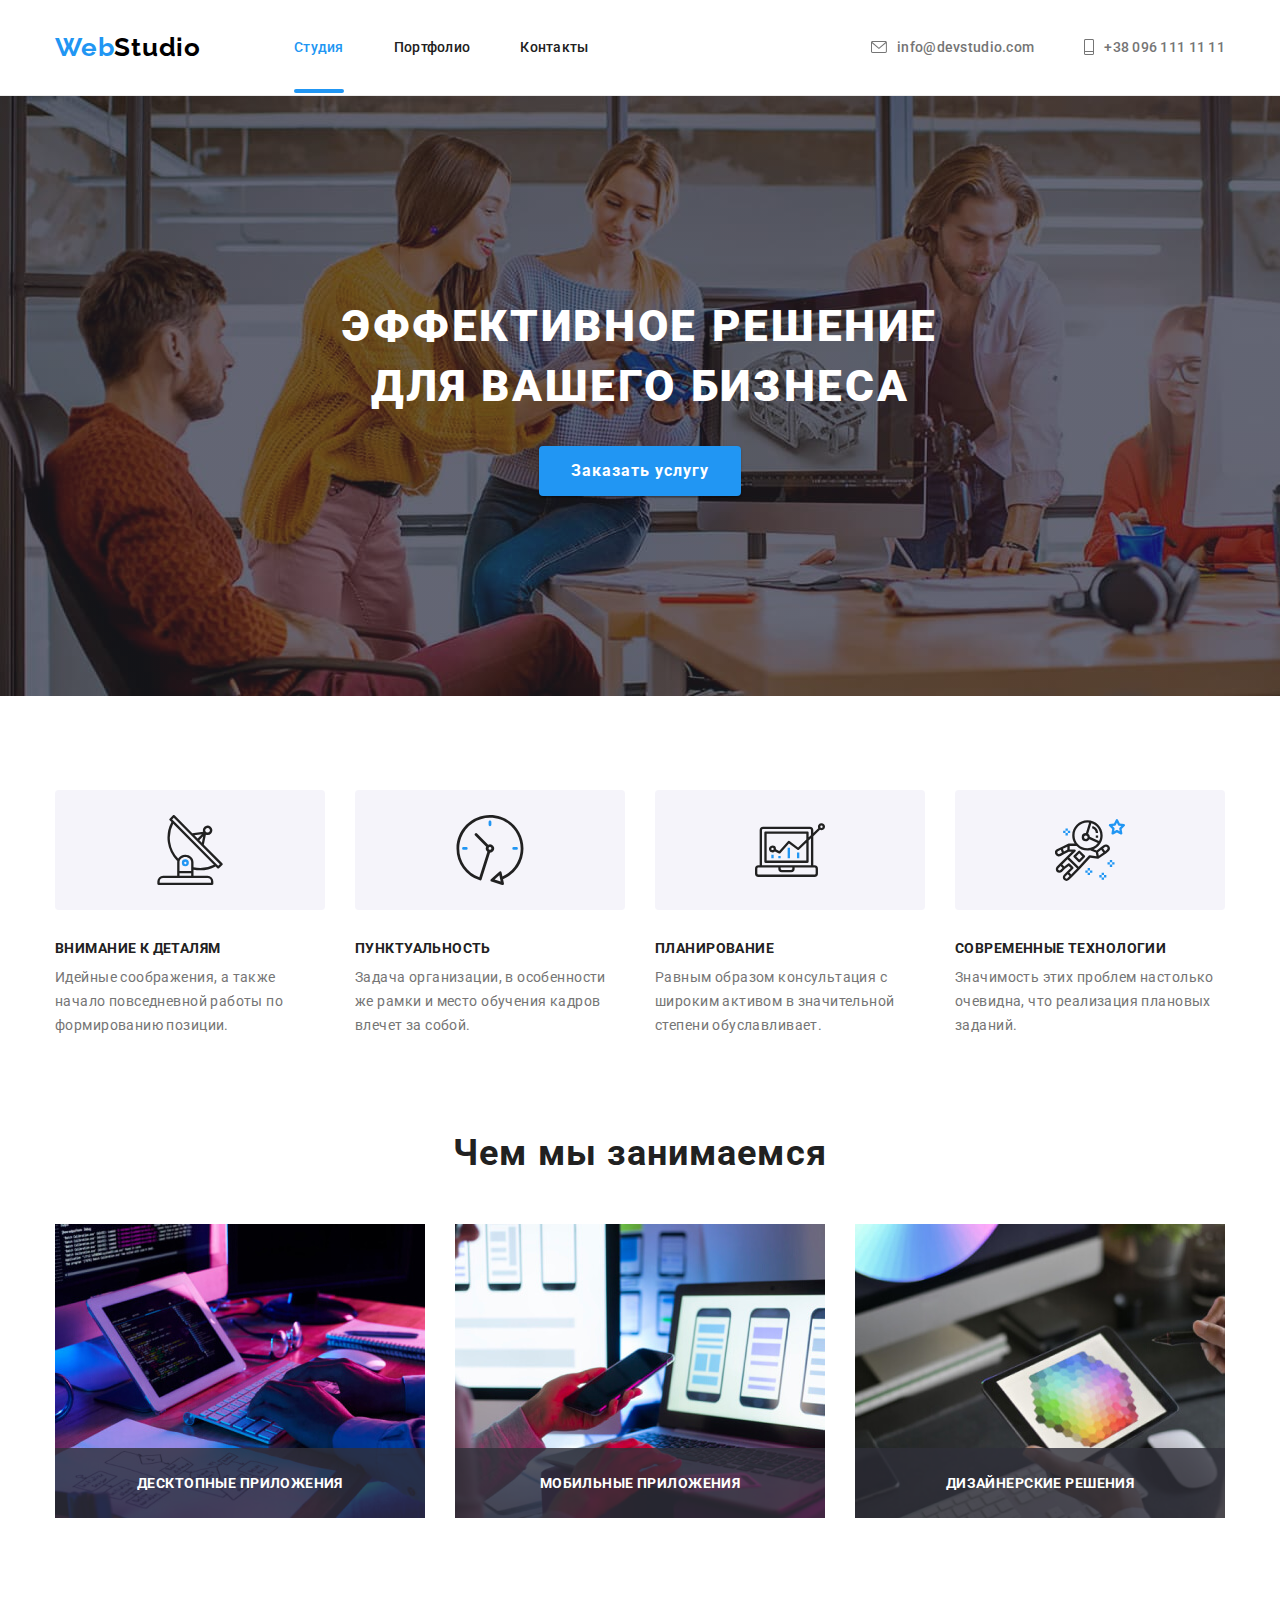
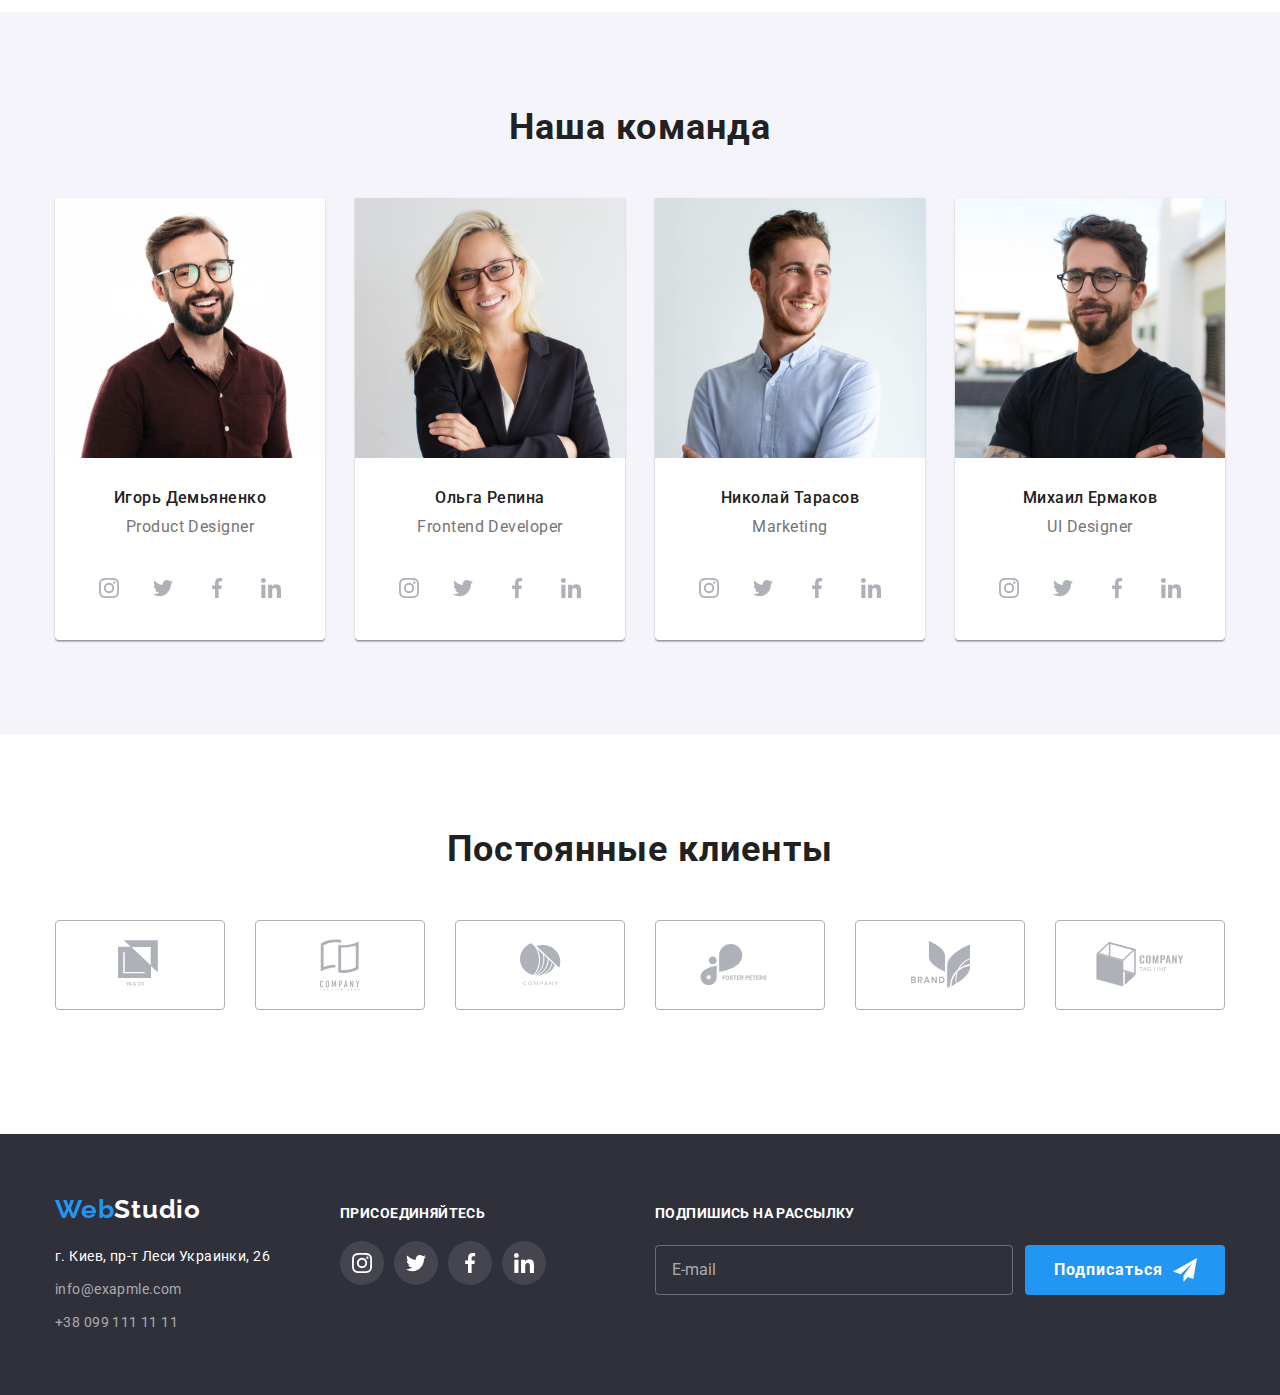
<file: index.html>
<!DOCTYPE html>
<html lang="ru">
  <head>
    <meta charset="UTF-8" />
    <meta name="viewport" content="width=device-width, initial-scale=1.0" />
    <title>WebStudio</title>
    <link
      href="https://fonts.googleapis.com/css2?family=Raleway:wght@700&family=Roboto:wght@400;500;700;900&display=swap"
      rel="stylesheet"
    />
    <link rel="stylesheet" href="https://cdnjs.cloudflare.com/ajax/libs/modern-normalize/1.0.0/modern-normalize.css" />
    <link rel="stylesheet" href="./css/styles.css" />
  </head>
  <body>
    <!-- HEADER -->
    <header class="header">
      <div class="container">
        <nav class="nav">
          <a class="logo link" href="./index.html" aria-label="WebStudio главная страница" lang="en">
            <span class="logo-second-color">Web</span><span class="logo-light-theme-color">Studio</span>
          </a>
          <ul class="nav-list list">
            <li class="nav-list-li">
              <a class="nav-list-link link current" href="./index.html">Студия </a>
            </li>
            <li class="nav-list-li">
              <a class="nav-list-link link" href="./portfolio.html">Портфолио </a>
            </li>
            <li class="nav-list-li">
              <a class="nav-list-link link" href="">Контакты</a>
            </li>
          </ul>
        </nav>
        <address class="adress">
          <ul class="adress-list list">
            <li class="adress-list-li">
              <a class="adress-list-link link" href="mailto:info@devstudio.com">
                <svg class="adress-list-svg" width="16" height="12">
                  <use href="./images/sprite.svg#icon-envelope"></use>
                </svg>
                info@devstudio.com
              </a>
            </li>
            <li class="adress-list-li">
              <a class="adress-list-link link" href="tel:+380961111111">
                <svg class="adress-list-svg" width="10" height="16">
                  <use href="./images/sprite.svg#icon-phone"></use>
                </svg>
                +38 096 111 11 11
              </a>
            </li>
          </ul>
        </address>
      </div>
    </header>
    <main>
      <!-- HERO -->
      <section class="hero">
        <div class="container">
          <h1 class="hero-title">Эффективное решение для вашего бизнеса</h1>
          <button class="modal-btn" type="button" data-modal-open>Заказать услугу</button>
        </div>
      </section>
      <!-- FEATURES SECTION -->
      <section class="features section">
        <div class="container">
          <ul class="features-list list">
            <li class="features-list-li icon-details">
              <h3 class="features-list-title">Внимание к деталям</h3>
              <p class="features-list-text">
                Идейные соображения, а также начало повседневной работы по формированию позиции.
              </p>
            </li>
            <li class="features-list-li icon-clock">
              <h3 class="features-list-title">Пунктуальность</h3>
              <p class="features-list-text">
                Задача организации, в особенности же рамки и место обучения кадров влечет за собой.
              </p>
            </li>
            <li class="features-list-li icon-diagram">
              <h3 class="features-list-title">Планирование</h3>
              <p class="features-list-text">
                Равным образом консультация с широким активом в значительной степени обуславливает.
              </p>
            </li>
            <li class="features-list-li icon-astronaut">
              <h3 class="features-list-title">Современные технологии</h3>
              <p class="features-list-text">
                Значимость этих проблем настолько очевидна, что реализация плановых заданий.
              </p>
            </li>
          </ul>
        </div>
      </section>
      <!-- WORK -->
      <section class="work">
        <div class="container">
          <h2 class="title">Чем мы занимаемся</h2>
          <ul class="work-list list">
            <li class="work-list-li">
              <div class="work-list-item-wrap">
                <img src="./images/whatarewedo/keyboard.jpg" alt="Печатает на клавиатуре" width="370" height="294" />
                <div class="work-list-text-container">
                  <p class="work-list-overlay">Десктопные приложения</p>
                </div>
              </div>
            </li>
            <li class="work-list-li">
              <div class="work-list-item-wrap">
                <img
                  src="./images/whatarewedo/phone.jpg"
                  alt="Смотрит на телефон и на монитор лаптопа"
                  width="370"
                  height="294"
                />
                <div class="work-list-text-container">
                  <p class="work-list-overlay">Мобильные приложения</p>
                </div>
              </div>
            </li>
            <li class="work-list-li">
              <div class="work-list-item-wrap">
                <img src="./images/whatarewedo/tablet.jpg" alt="Смотрит на планшет" width="370" height="294" />
                <div class="work-list-text-container">
                  <p class="work-list-overlay">Дизайнерские решения</p>
                </div>
              </div>
            </li>
          </ul>
        </div>
      </section>
      <!-- TEAM -->
      <section class="team section">
        <div class="container">
          <h2 class="title">Наша команда</h2>
          <ul class="team-list list">
            <li class="team-list-li">
              <img src="./images/team/igor.jpg" alt="Игорь Демьяненко" width="270" height="260" />
              <h3 class="team-list-title">Игорь Демьяненко</h3>
              <p class="team-list-text" lang="en">Product Designer</p>
              <ul class="social-list list">
                <li class="social-list-item">
                  <a href="" class="social-list-link">
                    <svg class="social-list-svg">
                      <use href="./images/sprite.svg#icon-instagram"></use>
                    </svg>
                  </a>
                </li>
                <li class="social-list-item">
                  <a href="" class="social-list-link">
                    <svg class="social-list-svg">
                      <use href="./images/sprite.svg#icon-twitter"></use>
                    </svg>
                  </a>
                </li>
                <li class="social-list-item">
                  <a href="" class="social-list-link">
                    <svg class="social-list-svg">
                      <use href="./images/sprite.svg#icon-facebook"></use>
                    </svg>
                  </a>
                </li>
                <li class="social-list-item">
                  <a href="" class="social-list-link">
                    <svg class="social-list-svg">
                      <use href="./images/sprite.svg#icon-linkedin"></use>
                    </svg>
                  </a>
                </li>
              </ul>
            </li>
            <li class="team-list-li">
              <img src="./images/team/olga.jpg" alt="Ольга Репина" width="270" height="260" />
              <h3 class="team-list-title">Ольга Репина</h3>
              <p class="team-list-text" lang="en">Frontend Developer</p>
              <ul class="social-list list">
                <li class="social-list-item">
                  <a href="" class="social-list-link">
                    <svg class="social-list-svg">
                      <use href="./images/sprite.svg#icon-instagram"></use>
                    </svg>
                  </a>
                </li>
                <li class="social-list-item">
                  <a href="" class="social-list-link">
                    <svg class="social-list-svg">
                      <use href="./images/sprite.svg#icon-twitter"></use>
                    </svg>
                  </a>
                </li>
                <li class="social-list-item">
                  <a href="" class="social-list-link">
                    <svg class="social-list-svg">
                      <use href="./images/sprite.svg#icon-facebook"></use>
                    </svg>
                  </a>
                </li>
                <li class="social-list-item">
                  <a href="" class="social-list-link">
                    <svg class="social-list-svg">
                      <use href="./images/sprite.svg#icon-linkedin"></use>
                    </svg>
                  </a>
                </li>
              </ul>
            </li>
            <li class="team-list-li">
              <img src="./images/team/nikolaj.jpg" alt="Николай Тарасов" width="270" height="260" />
              <h3 class="team-list-title">Николай Тарасов</h3>
              <p class="team-list-text" lang="en">Marketing</p>
              <ul class="social-list list">
                <li class="social-list-item">
                  <a href="" class="social-list-link">
                    <svg class="social-list-svg">
                      <use href="./images/sprite.svg#icon-instagram"></use>
                    </svg>
                  </a>
                </li>
                <li class="social-list-item">
                  <a href="" class="social-list-link">
                    <svg class="social-list-svg">
                      <use href="./images/sprite.svg#icon-twitter"></use>
                    </svg>
                  </a>
                </li>
                <li class="social-list-item">
                  <a href="" class="social-list-link">
                    <svg class="social-list-svg">
                      <use href="./images/sprite.svg#icon-facebook"></use>
                    </svg>
                  </a>
                </li>
                <li class="social-list-item">
                  <a href="" class="social-list-link">
                    <svg class="social-list-svg">
                      <use href="./images/sprite.svg#icon-linkedin"></use>
                    </svg>
                  </a>
                </li>
              </ul>
            </li>
            <li class="team-list-li">
              <img src="./images/team/michail.jpg" alt=">Михаил Ермаков" width="270" height="260" />
              <h3 class="team-list-title">Михаил Ермаков</h3>
              <p class="team-list-text" lang="en">UI Designer</p>
              <ul class="social-list list">
                <li class="social-list-item">
                  <a href="" class="social-list-link">
                    <svg class="social-list-svg">
                      <use href="./images/sprite.svg#icon-instagram"></use>
                    </svg>
                  </a>
                </li>
                <li class="social-list-item">
                  <a href="" class="social-list-link">
                    <svg class="social-list-svg">
                      <use href="./images/sprite.svg#icon-twitter"></use>
                    </svg>
                  </a>
                </li>
                <li class="social-list-item">
                  <a href="" class="social-list-link">
                    <svg class="social-list-svg">
                      <use href="./images/sprite.svg#icon-facebook"></use>
                    </svg>
                  </a>
                </li>
                <li class="social-list-item">
                  <a href="" class="social-list-link">
                    <svg class="social-list-svg">
                      <use href="./images/sprite.svg#icon-linkedin"></use>
                    </svg>
                  </a>
                </li>
              </ul>
            </li>
          </ul>
        </div>
      </section>
      <!-- CLIENTS -->
      <section class="clients section">
        <div class="container">
          <h2 class="title">Постоянные клиенты</h2>
          <ul class="clients-list list">
            <li class="clients-list-item">
              <a href="" class="clients-list-link">
                <svg class="clients-list-svg" width="44" height="49">
                  <use href="./images/sprite.svg#icon-logo1-yaandco"></use>
                </svg>
              </a>
            </li>
            <li class="clients-list-item">
              <a href="" class="clients-list-link">
                <svg class="clients-list-svg" width="40" height="52">
                  <use href="./images/sprite.svg#icon-logo2-taglinehere"></use>
                </svg>
              </a>
            </li>
            <li class="clients-list-item">
              <a href="" class="clients-list-link">
                <svg class="clients-list-svg" width="41" height="43">
                  <use href="./images/sprite.svg#icon-logo3"></use>
                </svg>
              </a>
            </li>
            <li class="clients-list-item">
              <a href="" class="clients-list-link">
                <svg class="clients-list-svg" width="80" height="42">
                  <use href="./images/sprite.svg#icon-logo4-fosterpeters"></use>
                </svg>
              </a>
            </li>
            <li class="clients-list-item">
              <a href="" class="clients-list-link">
                <svg class="clients-list-svg" width="59" height="47">
                  <use href="./images/sprite.svg#icon-logo5-brand"></use>
                </svg>
              </a>
            </li>
            <li class="clients-list-item">
              <a href="" class="clients-list-link">
                <svg class="clients-list-svg" width="88" height="45">
                  <use href="./images/sprite.svg#icon-logo6-tagline"></use>
                </svg>
              </a>
            </li>
          </ul>
        </div>
      </section>
    </main>
    <!-- FOOTER -->
    <footer class="footer">
      <div class="container">
        <div>
          <a class="logo link" href="./index.html" aria-label="WebStudio главная страница" lang="en">
            <span class="logo-second-color">Web</span><span class="logo-dark-theme-color">Studio</span>
          </a>

          <address>
            <ul class="list">
              <li class="footer-list-li">
                <span class="footer-adress">г. Киев, пр-т Леси Украинки, 26</span>
              </li>
              <li class="footer-list-li">
                <a class="footer-adress-list-link link" href="mailto:info@exapmle.com"> info@exapmle.com </a>
              </li>
              <li class="footer-list-li">
                <a class="footer-adress-list-link link" href="tel:+380991111111"> +38 099 111 11 11 </a>
              </li>
            </ul>
          </address>
        </div>

        <div class="connect-us">
          <h4 class="title-dark-theme">Присоединяйтесь</h4>
          <ul class="social-list list">
            <li class="social-list-item">
              <a href="" class="social-list-link connect-us-social-list-link">
                <svg class="social-list-svg connect-us-social-list-svg">
                  <use href="./images/sprite.svg#icon-instagram"></use>
                </svg>
              </a>
            </li>
            <li class="social-list-item">
              <a href="" class="social-list-link connect-us-social-list-link">
                <svg class="social-list-svg connect-us-social-list-svg">
                  <use href="./images/sprite.svg#icon-twitter"></use>
                </svg>
              </a>
            </li>
            <li class="social-list-item">
              <a href="" class="social-list-link connect-us-social-list-link">
                <svg class="social-list-svg connect-us-social-list-svg">
                  <use href="./images/sprite.svg#icon-facebook"></use>
                </svg>
              </a>
            </li>
            <li class="social-list-item">
              <a href="" class="social-list-link connect-us-social-list-link">
                <svg class="social-list-svg connect-us-social-list-svg">
                  <use href="./images/sprite.svg#icon-linkedin"></use>
                </svg>
              </a>
            </li>
          </ul>
        </div>

        <form action="#" class="subscribe-form">
          <h4 class="title-dark-theme">Подпишись на рассылку</h4>
          <div class="subscribe-wrapper">
            <input type="email" name="subscribe-email" class="subscribe-form__input" placeholder="E-mail" />
            <div class="btn-wrapper">
              <button type="submit" class="subscribe-form__submit-btn">
                Подписаться
                <svg width="24" height="24" class="subscribe-send-svg">
                  <use href="./images/sprite.svg#icon-send"></use>
                </svg>
              </button>
            </div>
          </div>
        </form>
      </div>
    </footer>

    <div class="backdrop is-hidden" data-modal>
      <div class="modal">
        <button class="close-btn" type="button" data-modal-close>
          <svg class="close-btn-svg" width="11" height="11">
            <use href="./images/sprite.svg#icon-close"></use>
          </svg>
        </button>

        <form action="#" class="modal-wrapper">
          <h4 class="form-title">Оставьте свои данные, мы вам перезвоним</h4>

          <label class="modal-formfield">
            Имя
            <span class="modal-formfield-wrapper">
              <input id="modal-text" type="text" name="username" class="modal__input" required />
              <svg class="modal-svg-icon" width="18" height="18">
                <use href="./images/sprite.svg#icon-person"></use>
              </svg>
            </span>
          </label>

          <label class="modal-formfield"
            >Телефон
            <span class="modal-formfield-wrapper">
              <input id="modal-tel" type="tel" name="phone" class="modal__input" required />
              <svg class="modal-svg-icon" width="18" height="18">
                <use href="./images/sprite.svg#forma-icon-tel"></use>
              </svg>
            </span>
          </label>

          <label class="modal-formfield"
            >Почта
            <span class="modal-formfield-wrapper">
              <input id="modal-email" type="email" name="email" class="modal__input" required />
              <svg class="modal-svg-icon" width="18" height="18">
                <use href="./images/sprite.svg#forma-icon-envelope"></use>
              </svg>
            </span>
          </label>

          <label for="modal-message" class="modal-message-label">Комментарий</label>
          <textarea
            id="modal-message"
            name="order-user-message"
            class="modal__message"
            placeholder="Введите текст"
          ></textarea>

          <!-- in checkboxes atribute 'required' works via JS -->

          <input
            type="checkbox"
            name="policy"
            value="accept-policy"
            id="check-lolicy"
            class="modal-policy visually-hidden"
          />
          <label for="check-lolicy" class="modal-policy-label"
            >Соглашаюсь с рассылкой и принимаю <a href="#" class="modal-policy-agreement">Условия договора</a></label
          >

          <button type="submit" class="btn-form-submit">Отправить</button>
        </form>
      </div>
    </div>

    <script src="./js/modal.js"></script>
  </body>
</html>
</file>
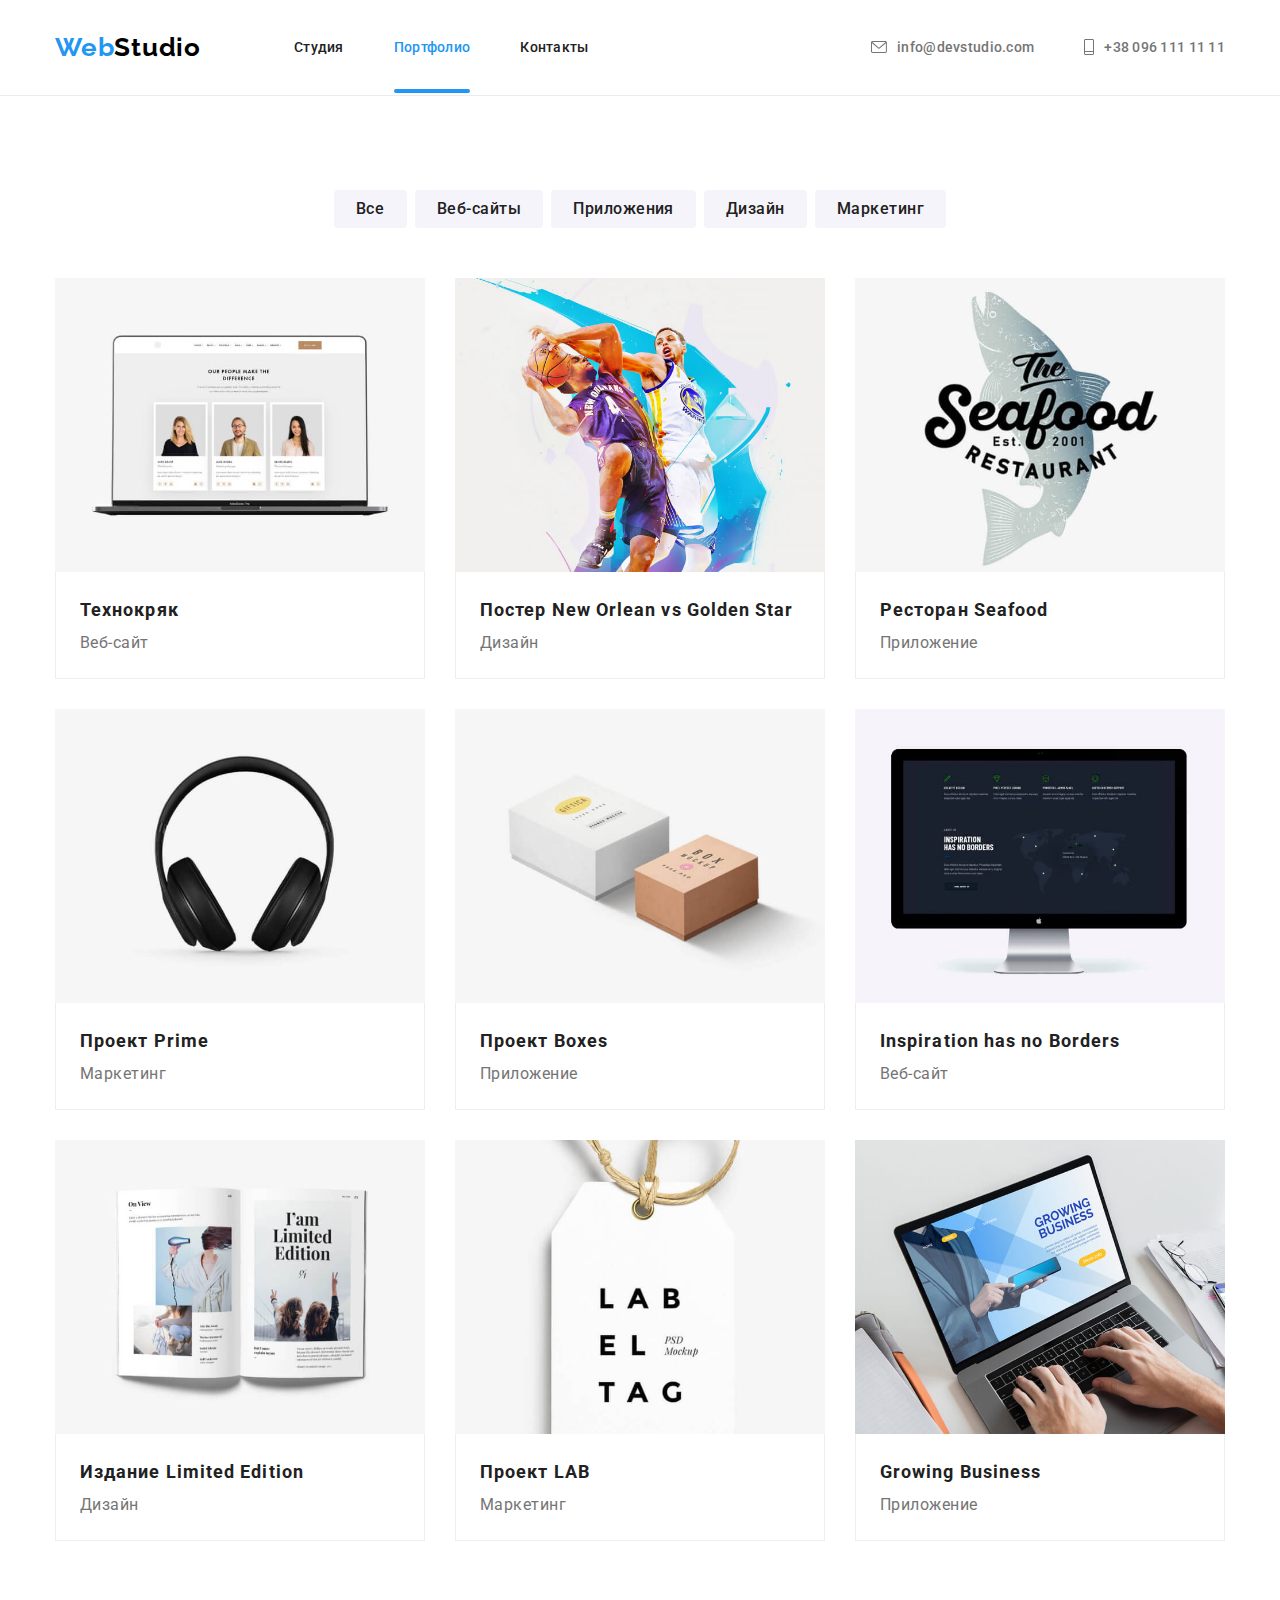
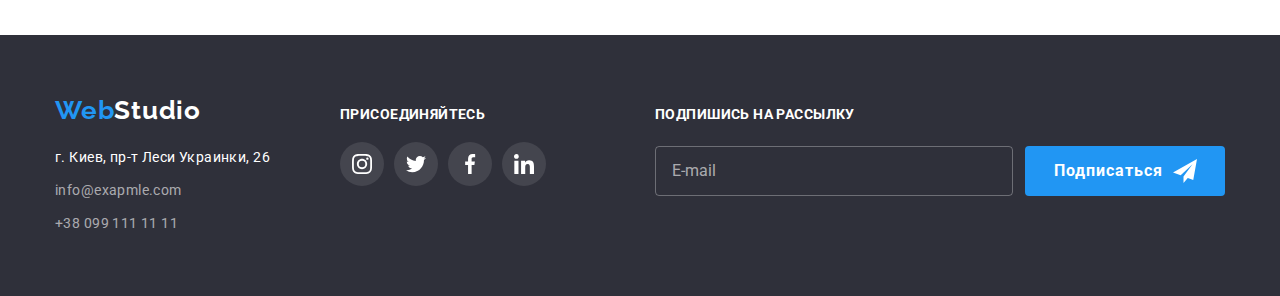
<file: portfolio.html>
<!DOCTYPE html>
<html lang="ru">
  <head>
    <meta charset="UTF-8" />
    <meta name="viewport" content="width=device-width, initial-scale=1.0" />
    <title lang="en">WebStudio-Портфолио</title>
    <link
      href="https://fonts.googleapis.com/css2?family=Raleway:wght@700&family=Roboto:wght@400;500;700;900&display=swap"
      rel="stylesheet"
    />
    <link rel="stylesheet" href="https://cdnjs.cloudflare.com/ajax/libs/modern-normalize/1.0.0/modern-normalize.css" />
    <link rel="stylesheet" href="./css/styles.css" />
  </head>
  <body>
    <!-- HEADER -->
    <header class="header">
      <div class="container">
        <nav class="nav">
          <a class="logo link" href="./index.html" aria-label="WebStudio главная страница" lang="en">
            <span class="logo-second-color">Web</span><span class="logo-light-theme-color">Studio</span>
          </a>
          <ul class="nav-list list">
            <li class="nav-list-li">
              <a class="nav-list-link link" href="./index.html">Студия</a>
            </li>
            <li class="nav-list-li">
              <a class="nav-list-link link current" href="./portfolio.html">Портфолио </a>
            </li>
            <li class="nav-list-li">
              <a class="nav-list-link link" href="">Контакты</a>
            </li>
          </ul>
        </nav>
        <address class="adress">
          <ul class="adress-list list">
            <li class="adress-list-li">
              <a class="adress-list-link link" href="mailto:info@devstudio.com">
                <svg class="adress-list-svg" width="16" height="12">
                  <use href="./images/sprite.svg#icon-envelope"></use>
                </svg>
                info@devstudio.com
              </a>
            </li>
            <li class="adress-list-li">
              <a class="adress-list-link link" href="tel:+380961111111">
                <svg class="adress-list-svg" width="10" height="16">
                  <use href="./images/sprite.svg#icon-phone"></use>
                </svg>
                +38 096 111 11 11
              </a>
            </li>
          </ul>
        </address>
      </div>
    </header>
    <main>
      <section class="section">
        <!-- PORTFOLIO MENU  -->
        <div class="container">
          <section class="portfolio-menu">
            <h2 class="visually-hidden">Фмльтр проэктов</h2>
            <ul class="portfolio-menu-list list">
              <li class="portfolio-menu-li">
                <a class="portfolio-menu-list-link link" href="">Все</a>
              </li>
              <li class="portfolio-menu-li">
                <a class="portfolio-menu-list-link link" href="">Веб-сайты</a>
              </li>
              <li class="portfolio-menu-li">
                <a class="portfolio-menu-list-link link" href="">Приложения</a>
              </li>
              <li class="portfolio-menu-li">
                <a class="portfolio-menu-list-link link" href="">Дизайн</a>
              </li>
              <li class="portfolio-menu-li">
                <a class="portfolio-menu-list-link link" href="">Маркетинг</a>
              </li>
            </ul>
          </section>
        </div>

        <!-- PORTFOLIO ITEMS LIST  -->
        <div class="container">
          <ul class="portfolio-items list">
            <li class="portfolio-items-li">
              <a href="" class="portfolio-items-link link">
                <div class="portfolio-item-img-wrap">
                  <img src="./images/portfolio/1.jpg" alt="Фотографии троих сотрудников" width="370" height="294" />
                  <p class="overlay">
                    Технокряк это современная площадка распространения коронавируса. Компании используют эту платформу
                    для цифрового шпионажа и атак на защищённые сервера конкурентов.
                  </p>
                </div>

                <div class="portfolio-item-border">
                  <h1 class="portfolio-items-title">Технокряк</h1>
                  <p class="portfolio-items-description">Веб-сайт</p>
                </div>
              </a>
            </li>
            <li class="portfolio-items-li">
              <a href="" class="portfolio-items-link link">
                <div class="portfolio-item-img-wrap">
                  <img src="./images/portfolio/2.jpg" alt="Играют два баскетболиста" width="370" height="294" />
                  <p class="overlay">
                    Технокряк это современная площадка распространения коронавируса. Компании используют эту платформу
                    для цифрового шпионажа и атак на защищённые сервера конкурентов.
                  </p>
                </div>
                <div class="portfolio-item-border">
                  <h1 class="portfolio-items-title" lang="en">Постер New Orlean vs Golden Star</h1>
                  <p class="portfolio-items-description">Дизайн</p>
                </div>
              </a>
            </li>
            <li class="portfolio-items-li">
              <a href="" class="portfolio-items-link link">
                <div class="portfolio-item-img-wrap">
                  <img src="./images/portfolio/3.jpg" alt="Емблема фирмы Ресторан Seafood" width="370" height="294" />
                  <p class="overlay">
                    Технокряк это современная площадка распространения коронавируса. Компании используют эту платформу
                    для цифрового шпионажа и атак на защищённые сервера конкурентов.
                  </p>
                </div>
                <div class="portfolio-item-border">
                  <h1 class="portfolio-items-title" lang="en">Ресторан Seafood</h1>
                  <p class="portfolio-items-description">Приложение</p>
                </div>
              </a>
            </li>
            <li class="portfolio-items-li">
              <a href="" class="portfolio-items-link link">
                <div class="portfolio-item-img-wrap">
                  <img src="./images/portfolio/4.jpg" alt="Наушники" width="370" height="294" />
                  <p class="overlay">
                    Технокряк это современная площадка распространения коронавируса. Компании используют эту платформу
                    для цифрового шпионажа и атак на защищённые сервера конкурентов.
                  </p>
                </div>
                <div class="portfolio-item-border">
                  <h1 class="portfolio-items-title" lang="en">Проект Prime</h1>
                  <p class="portfolio-items-description">Маркетинг</p>
                </div>
              </a>
            </li>
            <li class="portfolio-items-li">
              <a href="" class="portfolio-items-link link">
                <div class="portfolio-item-img-wrap">
                  <img src="./images/portfolio/5.jpg" alt="Лежат две небольшие коробки" width="370" height="294" />
                  <p class="overlay">
                    Технокряк это современная площадка распространения коронавируса. Компании используют эту платформу
                    для цифрового шпионажа и атак на защищённые сервера конкурентов.
                  </p>
                </div>
                <div class="portfolio-item-border">
                  <h1 class="portfolio-items-title" lang="en">Проект Boxes</h1>
                  <p class="portfolio-items-description">Приложение</p>
                </div>
              </a>
            </li>
            <li class="portfolio-items-li">
              <a href="" class="portfolio-items-link link">
                <div class="portfolio-item-img-wrap">
                  <img
                    src="./images/portfolio/6.jpg"
                    alt="В мониторе отображаеться сайт фирмы Inspiration has no Borders"
                    width="370"
                    height="294"
                  />
                  <p class="overlay">
                    Технокряк это современная площадка распространения коронавируса. Компании используют эту платформу
                    для цифрового шпионажа и атак на защищённые сервера конкурентов.
                  </p>
                </div>
                <div class="portfolio-item-border">
                  <h1 class="portfolio-items-title" lang="en">Inspiration has no Borders</h1>
                  <p class="portfolio-items-description">Веб-сайт</p>
                </div>
              </a>
            </li>
            <li class="portfolio-items-li">
              <a href="" class="portfolio-items-link link">
                <div class="portfolio-item-img-wrap">
                  <img
                    src="./images/portfolio/7.jpg"
                    alt="Открыта книга с надписью Издание Limited Edition"
                    width="370"
                    height="294"
                  />
                  <p class="overlay">
                    Технокряк это современная площадка распространения коронавируса. Компании используют эту платформу
                    для цифрового шпионажа и атак на защищённые сервера конкурентов.
                  </p>
                </div>
                <div class="portfolio-item-border">
                  <h1 class="portfolio-items-title" lang="en">Издание Limited Edition</h1>
                  <p class="portfolio-items-description">Дизайн</p>
                </div>
              </a>
            </li>
            <li class="portfolio-items-li">
              <a href="" class="portfolio-items-link link">
                <div class="portfolio-item-img-wrap">
                  <img
                    src="./images/portfolio/8.jpg"
                    alt="Подвешана табличка с назвой фирмы"
                    width="370"
                    height="294"
                  />
                  <p class="overlay">
                    Технокряк это современная площадка распространения коронавируса. Компании используют эту платформу
                    для цифрового шпионажа и атак на защищённые сервера конкурентов.
                  </p>
                </div>
                <div class="portfolio-item-border">
                  <h1 class="portfolio-items-title" lang="en">Проект LAB</h1>
                  <p class="portfolio-items-description">Маркетинг</p>
                </div>
              </a>
            </li>
            <li class="portfolio-items-li">
              <a href="" class="portfolio-items-link link">
                <div class="portfolio-item-img-wrap">
                  <img
                    src="./images/portfolio/9.jpg"
                    alt="Человек печатает на клавиатуре ноутбука"
                    width="370"
                    height="294"
                  />
                  <p class="overlay">
                    Технокряк это современная площадка распространения коронавируса. Компании используют эту платформу
                    для цифрового шпионажа и атак на защищённые сервера конкурентов.
                  </p>
                </div>
                <div class="portfolio-item-border">
                  <h1 class="portfolio-items-title" lang="en">Growing Business</h1>
                  <p class="portfolio-items-description">Приложение</p>
                </div>
              </a>
            </li>
          </ul>
        </div>
      </section>
    </main>
    <!-- FOOTER -->
    <footer class="footer">
      <div class="container">
        <div>
          <a class="logo link" href="./index.html" aria-label="WebStudio главная страница" lang="en">
            <span class="logo-second-color">Web</span><span class="logo-dark-theme-color">Studio</span>
          </a>

          <address>
            <ul class="list">
              <li class="footer-list-li">
                <span class="footer-adress">г. Киев, пр-т Леси Украинки, 26</span>
              </li>
              <li class="footer-list-li">
                <a class="footer-adress-list-link link" href="mailto:info@exapmle.com"> info@exapmle.com </a>
              </li>
              <li class="footer-list-li">
                <a class="footer-adress-list-link link" href="tel:+380991111111"> +38 099 111 11 11 </a>
              </li>
            </ul>
          </address>
        </div>

        <div class="connect-us">
          <h4 class="title-dark-theme">Присоединяйтесь</h4>
          <ul class="social-list list">
            <li class="social-list-item">
              <a href="" class="social-list-link connect-us-social-list-link">
                <svg class="social-list-svg connect-us-social-list-svg">
                  <use href="./images/sprite.svg#icon-instagram"></use>
                </svg>
              </a>
            </li>
            <li class="social-list-item">
              <a href="" class="social-list-link connect-us-social-list-link">
                <svg class="social-list-svg connect-us-social-list-svg">
                  <use href="./images/sprite.svg#icon-twitter"></use>
                </svg>
              </a>
            </li>
            <li class="social-list-item">
              <a href="" class="social-list-link connect-us-social-list-link">
                <svg class="social-list-svg connect-us-social-list-svg">
                  <use href="./images/sprite.svg#icon-facebook"></use>
                </svg>
              </a>
            </li>
            <li class="social-list-item">
              <a href="" class="social-list-link connect-us-social-list-link">
                <svg class="social-list-svg connect-us-social-list-svg">
                  <use href="./images/sprite.svg#icon-linkedin"></use>
                </svg>
              </a>
            </li>
          </ul>
        </div>

        <form action="#" class="subscribe-form">
          <h4 class="title-dark-theme">Подпишись на рассылку</h4>
          <div class="subscribe-wrapper">
            <input type="email" name="subscribe-email" class="subscribe-form__input" placeholder="E-mail" />
            <div class="btn-wrapper">
              <button type="submit" class="subscribe-form__submit-btn">
                Подписаться
                <svg width="24" height="24" class="subscribe-send-svg">
                  <use href="./images/sprite.svg#icon-send"></use>
                </svg>
              </button>
            </div>
          </div>
        </form>
      </div>
    </footer>
  </body>
</html>
</file>
<file: css/styles.css>
:root {
  --main-font: "Roboto", sans-serif;
  --secondary-font: "Raleway", sans-serif;
  --title-color: #212121;
  --description-color: #757575;
  --adress-header-color: #757575;
  --accent-color: #2196f3;
  --background: #2f303a;
  --background-section: #f5f4fa;
  --bcg-btn: #f5f4fa;
  --bcg-item-border: #eeeeee;
  --bgc-card: #f5f4fa;
  --text-color-white: #ffffff;
  --timing-function: cubic-bezier(0.4, 0, 0.2, 1);
}

*,
*::before,
*::after {
  margin: 0;
  padding: 0;
}

body {
  font-family: var(--main-font);
  font-style: normal;
}

.visually-hidden {
  position: absolute !important;
  clip: rect(1px 1px 1px 1px); /* IE6, IE7 */
  clip: rect(1px, 1px, 1px, 1px);
  padding: 0 !important;
  border: 0 !important;
  height: 1px !important;
  width: 1px !important;
  overflow: hidden;
}

img {
  display: block;
}

.list {
  list-style: none;
}

.link {
  text-decoration: none;
}

/*  ============ COMPONENTS ============ */

.container {
  width: 1200px;
  padding: 0 15px;
  margin: 0 auto;
}

.section {
  padding-top: 94px;
  padding-bottom: 94px;
}

.logo {
  font-family: var(--secondary-font);
  font-weight: 700;
  font-size: 26px;
  line-height: 1.192;
  letter-spacing: 0.03em;
}

.logo-second-color {
  color: #2196f3;
}

.title {
  font-weight: 700;
  font-size: 36px;
  line-height: 1.167;
  text-align: center;
  letter-spacing: 0.03em;
  color: var(--title-color);
}

.hero,
.footer {
  background-color: var(--background);
}

/* social list */

.social-list {
  display: flex;
  justify-content: center;
  margin-top: 16px;
  margin-bottom: 30px;
}

.social-list-item:not(:last-child) {
  margin-right: 10px;
}

.social-list-link {
  display: flex;
  align-items: center;
  justify-content: center;

  width: 44px;
  height: 44px;
  border-radius: 50%;
  transition: background-color 250ms var(--timing-function);
}

.social-list-link:hover {
  background-color: #2196f3;
}

.social-list-link:hover .social-list-svg {
  fill: var(--text-color-white);
}

.social-list-svg {
  width: 20px;
  height: 20px;
  fill: #afb1b8;
  transition: fill 250ms var(--timing-function);
}

/* END social list */

/*  ============ END COMPONENTS ============ */

/*  ============ HEADER ============ */
.header {
  padding: 32px 0;
  border-bottom: 1px solid #ececec;
}

.header .container {
  display: flex;
  align-items: center;
}

.nav {
  display: flex;
  align-items: center;
}

.nav-list,
.adress-list {
  display: flex;
}

.header .adress {
  margin-left: auto;
}

.header .logo {
  margin-right: 93px;
}

.nav-list-li:not(:last-child) {
  margin-right: 50px;
}

.adress-list-li:not(:last-child) {
  margin-right: 50px;
}

.logo-light-theme-color {
  color: #000000;
}

.nav-list-link,
.adress-list-link {
  font-weight: 500;
  font-size: 14px;
  line-height: 1.143;
  letter-spacing: 0.02em;

  transition: color 250ms var(--timing-function);
}

.nav-list-link {
  position: relative;
  color: #212121;
}

.current::after {
  position: absolute;
  left: 0;
  bottom: -234%;
  content: "";
  display: block;
  width: 100%;
  height: 4px;
  background-color: var(--accent-color);
  border-radius: 2px;
}

.adress-list-link {
  display: flex;
  justify-content: center;
  align-items: center;
  font-style: normal;
  color: var(--adress-header-color);
}

/* --icons-- */
.adress-list-svg {
  fill: var(--adress-header-color);
  margin-right: 10px;
  transition: fill 250ms var(--timing-function);
}

.adress-list-link:hover .adress-list-svg {
  fill: var(--accent-color);
}
/* --END icons-- */

.nav-list-link:hover,
.nav-list-link:focus,
.adress-list-link:hover,
.adress-list-link:focus {
  color: var(--accent-color);
}

.nav-list-link.current {
  color: var(--accent-color);
}

/*  ============ END HEADER ============ */

/*  ============ HERO ============ */
.hero {
  max-width: 1600px;
  height: 600px;
  margin-left: auto;
  margin-right: auto;
  background-image: linear-gradient(to right, rgba(47, 48, 58, 0.4), rgba(47, 48, 58, 0.4)), url(../images/hero.jpg);
}

.hero .container {
  display: flex;
  flex-direction: column;
  align-items: center;
  height: 600px;
}

.hero-title {
  font-weight: 900;
  font-size: 44px;
  line-height: 1.364;
  text-align: center;
  letter-spacing: 0.06em;
  text-transform: uppercase;
  color: var(--text-color-white);

  max-width: 696px;
  margin-top: 200px;
}

.modal-btn,
.btn-form-submit {
  font-family: var(--main-font);
  font-style: normal;
  font-weight: 700;
  font-size: 16px;
  line-height: 1.875;
  letter-spacing: 0.06em;
  color: var(--text-color-white);
  background-color: var(--accent-color);

  padding: 10px 32px;
  min-width: 200px;
  height: 50px;
  border-radius: 4px;
  display: flex;
  margin-top: 30px;
  cursor: pointer;
  border: none;
  box-shadow: 0px 1px 3px rgba(0, 0, 0, 0.12), 0px 1px 1px rgba(0, 0, 0, 0.14), 0px 2px 1px rgba(0, 0, 0, 0.2);
}

/* backdrop opening ---------- */
.backdrop {
  position: fixed;
  top: 0;
  left: 0;
  height: 100%;
  width: 100%;
  background-color: rgba(0, 0, 0, 0.2);
  transition: all 500ms linear;
}

.backdrop.is-hidden {
  opacity: 0;
  visibility: hidden;
  pointer-events: none;
  transition: all 500ms linear 500ms;
}

.backdrop.is-hidden .modal {
  transform: translate(-50%, -50%) scale(0);
  transition: all 500ms linear 0ms;
}

.modal {
  padding: 40px;
  position: absolute;
  top: 50%;
  left: 50%;
  transform: translate(-50%, -50%) scale(1);
  width: 528px;
  height: 581px;
  background-color: #fff;
  transition: all 500ms linear 500ms;
}
/* END backdrop opening ------------*/

.close-btn {
  position: absolute;
  top: 8px;
  right: 8px;
  width: 30px;
  height: 30px;
  border: 1px solid rgba(0, 0, 0, 0.1);
  border-radius: 50%;
  background-color: #fff;
  cursor: pointer;
}

.close-btn:focus {
  fill: var(--accent-color);
  outline: none;
}

/* Form style */

.form-title {
  margin-bottom: 12px;
  font-weight: 700;
  font-size: 20px;
  line-height: 1.15;
  text-align: center;
  letter-spacing: 0.03em;

  color: var(--title-color);
}

.modal-wrapper {
  display: flex;
  flex-direction: column;
}

.modal-formfield-wrapper {
  position: relative;
  display: block;
  margin-top: 4px;
}

.modal-formfield {
  margin-bottom: 10px;

  font-weight: 400;
  font-size: 12px;
  line-height: 1.167;
  letter-spacing: 0.01em;
  color: var(--description-color);
}

.modal__input {
  display: block;

  padding-left: 42px;
  width: 100%;
  height: 40px;
  border: 1px solid rgba(33, 33, 33, 0.2);
  border-radius: 4px;
  transition: border 250ms var(--timing-function);
}

.modal__input:focus,
.modal__message:focus {
  outline: none;
  border: 1px solid var(--accent-color);
}

.modal__input:focus + .modal-svg-icon {
  fill: var(--accent-color);
}

/* .modal__input:required:focus:invalid:not(:placeholder-shown) {
  border-color: red;
}

.modal__input:required:focus:valid:not(:placeholder-shown) {
  border-color: green;
} */

.modal-svg-icon {
  position: absolute;
  top: 50%;
  left: 12px;
  transform: translateY(-50%);
  transition: fill 250ms var(--timing-function);
}

.modal-message-label {
  margin-bottom: 4px;

  font-weight: 400;
  font-size: 12px;
  line-height: 1.167;
  letter-spacing: 0.01em;
  color: var(--description-color);
}

.modal__message {
  margin-bottom: 10px;
  padding: 6px 16px;
  height: 120px;
  resize: none;
  border: 1px solid rgba(33, 33, 33, 0.2);
  border-radius: 4px;
  transition: border 250ms var(--timing-function);
}

.modal__message::placeholder {
  color: rgba(117, 117, 117, 0.5);
}

.modal-policy-label::before {
  display: inline-block;
  margin-right: 8px;
  content: "";
  width: 16px;
  height: 16px;
  border: 1px solid var(--title-color);
  border-radius: 2px;
  transform: translateY(+20%);
}

.modal-policy:checked + .modal-policy-label::before {
  background-color: var(--accent-color);
  background-image: url(../images/icon-selected.svg);
  background-repeat: no-repeat;
  background-position: center;
  border: none;
}

.modal-policy-label {
  text-decoration-skip-ink: none;

  font-weight: 400;
  font-size: 14px;
  line-height: 1.71;
  letter-spacing: 0.03em;
  color: var(--description-color);
}

.modal-policy-agreement {
  color: var(--accent-color);
}

.btn-form-submit {
  align-self: flex-start;
  margin-top: 30px;
  margin-left: auto;
  margin-right: auto;
  padding: 10px 55px;
}

/* END Form style */

/*  ============ END HERO ============ */

/*  ============ FEATURES SECTION ============ */

.features-list {
  display: flex;
}

.features-list-li::before {
  display: block;
  content: "";
  height: 120px;
  background-repeat: no-repeat;
  background-position: center;
  background-color: var(--bgc-card);
  border-radius: 4px;
  margin-bottom: 30px;
}

.icon-details::before {
  background-image: url(../images/features/details.svg);
}

.icon-clock::before {
  background-image: url(../images/features/clock.svg);
}

.icon-diagram::before {
  background-image: url(../images/features/diagram.svg);
}

.icon-astronaut::before {
  background-image: url(../images/features/astronaut.svg);
}

.features-list-li:not(:last-child) {
  margin-right: 30px;
}

.features-list-title {
  font-weight: 700;
  font-size: 14px;
  line-height: 1.143;
  letter-spacing: 0.03em;
  text-transform: uppercase;
  color: var(--title-color);
  margin-bottom: 10px;
}

.features-list-text {
  min-width: 270px;
  font-weight: 400;
  font-size: 14px;
  line-height: 1.714;
  letter-spacing: 0.03em;
  color: var(--description-color);

  /* padding-right: 2px; */
}
/*  ============ END features SECTION ============ */

/*  ============ WORK SECTION ============ */

.work {
  padding-bottom: 94px;
}

.work-list {
  display: flex;
}

.work-list-li:not(:last-child) {
  margin-right: 30px;
}

.work .title {
  margin-bottom: 50px;
}

.work-list-item-wrap {
  position: relative;
}

.work-list-text-container {
  display: flex;
}

.work-list-overlay {
  position: absolute;
  bottom: 0;
  width: 100%;

  display: flex;
  justify-content: center;

  padding-top: 27px;
  padding-bottom: 27px;

  font-weight: 700;
  font-size: 14px;
  line-height: 1.143;
  letter-spacing: 0.03em;
  text-transform: uppercase;

  color: var(--text-color-white);
  background-color: rgba(47, 48, 58, 0.8);
}

/*  ============ END WORK SECTION ============ */

/*  ============ TEAM ============ */

.team {
  /* padding-top: 94px; */
  background: var(--background-section);
}

.team-list {
  display: flex;
}

.team-list-li:not(:last-child) {
  margin-right: 30px;
}

.team-list-li {
  background: #ffffff;
  /* material shadow v1 */

  box-shadow: 0px 1px 3px rgba(0, 0, 0, 0.12), 0px 1px 1px rgba(0, 0, 0, 0.14), 0px 2px 1px rgba(0, 0, 0, 0.2);
  border-radius: 0px 0px 4px 4px;
}

.team .title {
  margin-bottom: 50px;
}

.team-list-title {
  font-weight: 500;
  font-size: 16px;
  line-height: 1.188;
  text-align: center;
  letter-spacing: 0.03em;
  color: var(--title-color);

  margin-top: 30px;
  margin-bottom: 10px;
}

.team-list-text {
  font-weight: 400;
  font-size: 16px;
  line-height: 1.188;
  text-align: center;
  letter-spacing: 0.03em;
  color: var(--description-color);

  margin-bottom: 30px;
}

/* .social-list-svg {
  width: 20px;
  height: 20px;
  fill: #afb1b8;
} */

/*  ============ END TEAM ============ */

/*  ============ CLIENTS ============ */

.clients .title {
  margin-bottom: 50px;
}

.clients-list {
  display: flex;
  justify-content: center;
  margin-top: 16px;
  margin-bottom: 30px;
}

.clients-list-item:not(:last-child) {
  margin-right: 30px;
}

.clients-list-link {
  display: flex;
  align-items: center;
  justify-content: center;

  width: 170px;
  height: 90px;

  border: 1px solid #afb1b8;
  box-sizing: border-box;
  border-radius: 4px;

  transition: border 250ms var(--timing-function);
}

.clients-list-link:hover {
  border: 1px solid var(--accent-color);
}

.clients-list-link:hover .clients-list-svg {
  fill: var(--accent-color);
}

.clients-list-svg {
  fill: #afb1b8;
  transition: fill 250ms var(--timing-function);
}

/*  ============ CLIENTS ============ */

/*  ============ FOOTER  ============ */

.footer {
  padding-top: 60px;
  padding-bottom: 60px;
}

.footer .container {
  display: flex;
  align-items: baseline;
}

.footer .logo {
  display: inline-block;
  margin-bottom: 20px;
}

.footer-list-li:not(:last-child) {
  margin-bottom: 9px;
}

.footer-adress,
.footer-adress-list-link {
  font-style: normal;
  font-weight: 400;
  font-size: 14px;
  line-height: 1.714;
  letter-spacing: 0.03em;
}

.footer-adress {
  color: var(--text-color-white);
}

.footer-adress-list-link {
  color: rgba(255, 255, 255, 0.6);
}

.logo-dark-theme-color {
  color: var(--text-color-white);
}

.connect-us {
  display: flex;
  flex-direction: column;
  margin-left: 70px;
}

.title-dark-theme {
  padding-bottom: 4px;

  font-weight: 700;
  font-size: 14px;
  line-height: 1.143;
  letter-spacing: 0.03em;
  text-transform: uppercase;

  color: var(--text-color-white);
}

.connect-us-social-list-svg {
  fill: #fff;
}

.connect-us-social-list-link {
  background-color: rgba(255, 255, 255, 0.1);
}

.subscribe-form {
  margin-left: auto;
}

.subscribe-wrapper {
  display: flex;
  margin-top: 20px;
}

.subscribe-form__input {
  position: relative;
  outline: none;
  font-family: inherit;
  padding-left: 16px;
  width: 358px;
  height: 50px;

  border: 1px solid rgba(255, 255, 255, 0.3);
  border-radius: 4px;

  color: var(--text-color-white);
  background-color: inherit;
}

.subscribe-form__input::placeholder {
  color: rgba(255, 255, 255, 0.6);
}

.subscribe-form__input:focus {
  border: 1px solid rgba(255, 255, 255, 0.6);
}

.subscribe-form__submit-btn {
  position: relative;

  margin-left: 12px;
  width: 200px;
  height: 50px;

  font-weight: 700;
  font-size: 16px;
  line-height: 1.87;
  letter-spacing: 0.06em;

  padding-left: 29px;
  text-align: left;

  color: var(--text-color-white);
  background-color: var(--accent-color);
  border: none;
  border-radius: 4px;
}

.subscribe-send-svg {
  position: absolute;
  top: 50%;
  right: 28px;
  transform: translateY(-50%);
}

/* placeholder to style??? font, color */

/*  ============ END FOOTER  ============ */

/*  ============ PORTFOLIO PAGE  ============ */

/* ----- menu ----- */
.portfolio-menu {
  display: flex;
  justify-content: center;
  height: 54px;
}

.portfolio-menu-list {
  display: flex;
  justify-content: center;
}

.portfolio-menu-li:not(:last-child) {
  margin-right: 8px;
}

.portfolio-menu-list-link {
  display: inline-block;
  font-weight: 500;
  font-size: 16px;
  line-height: 1.625;
  letter-spacing: 0.03em;
  color: var(--title-color);
  background: var(--bcg-btn);

  min-width: 73px;
  border-radius: 4px;
  padding: 6px 22px;

  transition: background-color 250ms var(--timing-function), color 250ms var(--timing-function);
}

.portfolio-menu-list-link:hover,
.portfolio-menu-list-link:focus {
  color: var(--text-color-white);
  background-color: var(--accent-color);
  box-shadow: 0px 3px 1px rgba(0, 0, 0, 0.1), 0px 1px 2px rgba(0, 0, 0, 0.08), 0px 2px 2px rgba(0, 0, 0, 0.12);
}
/* ----- END menu ----- */

.portfolio-items {
  display: flex;
  flex-wrap: wrap;
  padding-top: 34px;
}

.portfolio-items-li:not(:nth-child(3n)) {
  margin-right: 30px;
}

.portfolio-items-li:not(:nth-last-child(-n + 3)) {
  margin-bottom: 30px;
}

.portfolio-item-border {
  padding: 20px 24px;
  border-left: 1px solid var(--bcg-item-border);
  border-right: 1px solid var(--bcg-item-border);
  border-bottom: 1px solid var(--bcg-item-border);
}

.portfolio-items-title {
  font-weight: 700;
  font-size: 18px;
  line-height: 2;
  letter-spacing: 0.06em;
  color: var(--title-color);
}

.portfolio-items-description {
  font-weight: 400;
  font-size: 16px;
  line-height: 1.875;
  letter-spacing: 0.03em;
  color: var(--description-color);
}

.portfolio-items-link {
  display: block;
  transition: box-shadow 250ms var(--timing-function);
}

.portfolio-items-link:hover,
.portfolio-items-link:focus {
  box-shadow: 0px 1px 1px rgba(0, 0, 0, 0.12), 0px 4px 4px rgba(0, 0, 0, 0.06), 1px 4px 6px rgba(0, 0, 0, 0.16);
}

/* portfolio overlay */

.portfolio-item-img-wrap {
  position: relative;
  overflow: hidden;
}

.overlay {
  position: absolute;
  top: 0;
  left: 0;
  padding: 63px 24px;
  width: 100%;
  height: 100%;

  font-weight: 400;
  font-size: 18px;
  line-height: 1.556;
  letter-spacing: 0.03em;

  color: #ffffff;
  background-color: rgba(33, 150, 243, 0.9);

  transform: translateY(+100%);
  transition: all 250ms var(--timing-function);
}

.portfolio-items-link:hover .overlay {
  transform: translateY(0%);
}

.portfolio-items-link:focus .overlay {
  transform: translateY(0%);
}
/* END portfolio overlay */

/*  ============ END PORTFOLIO PAGE  ============ */
</file>
